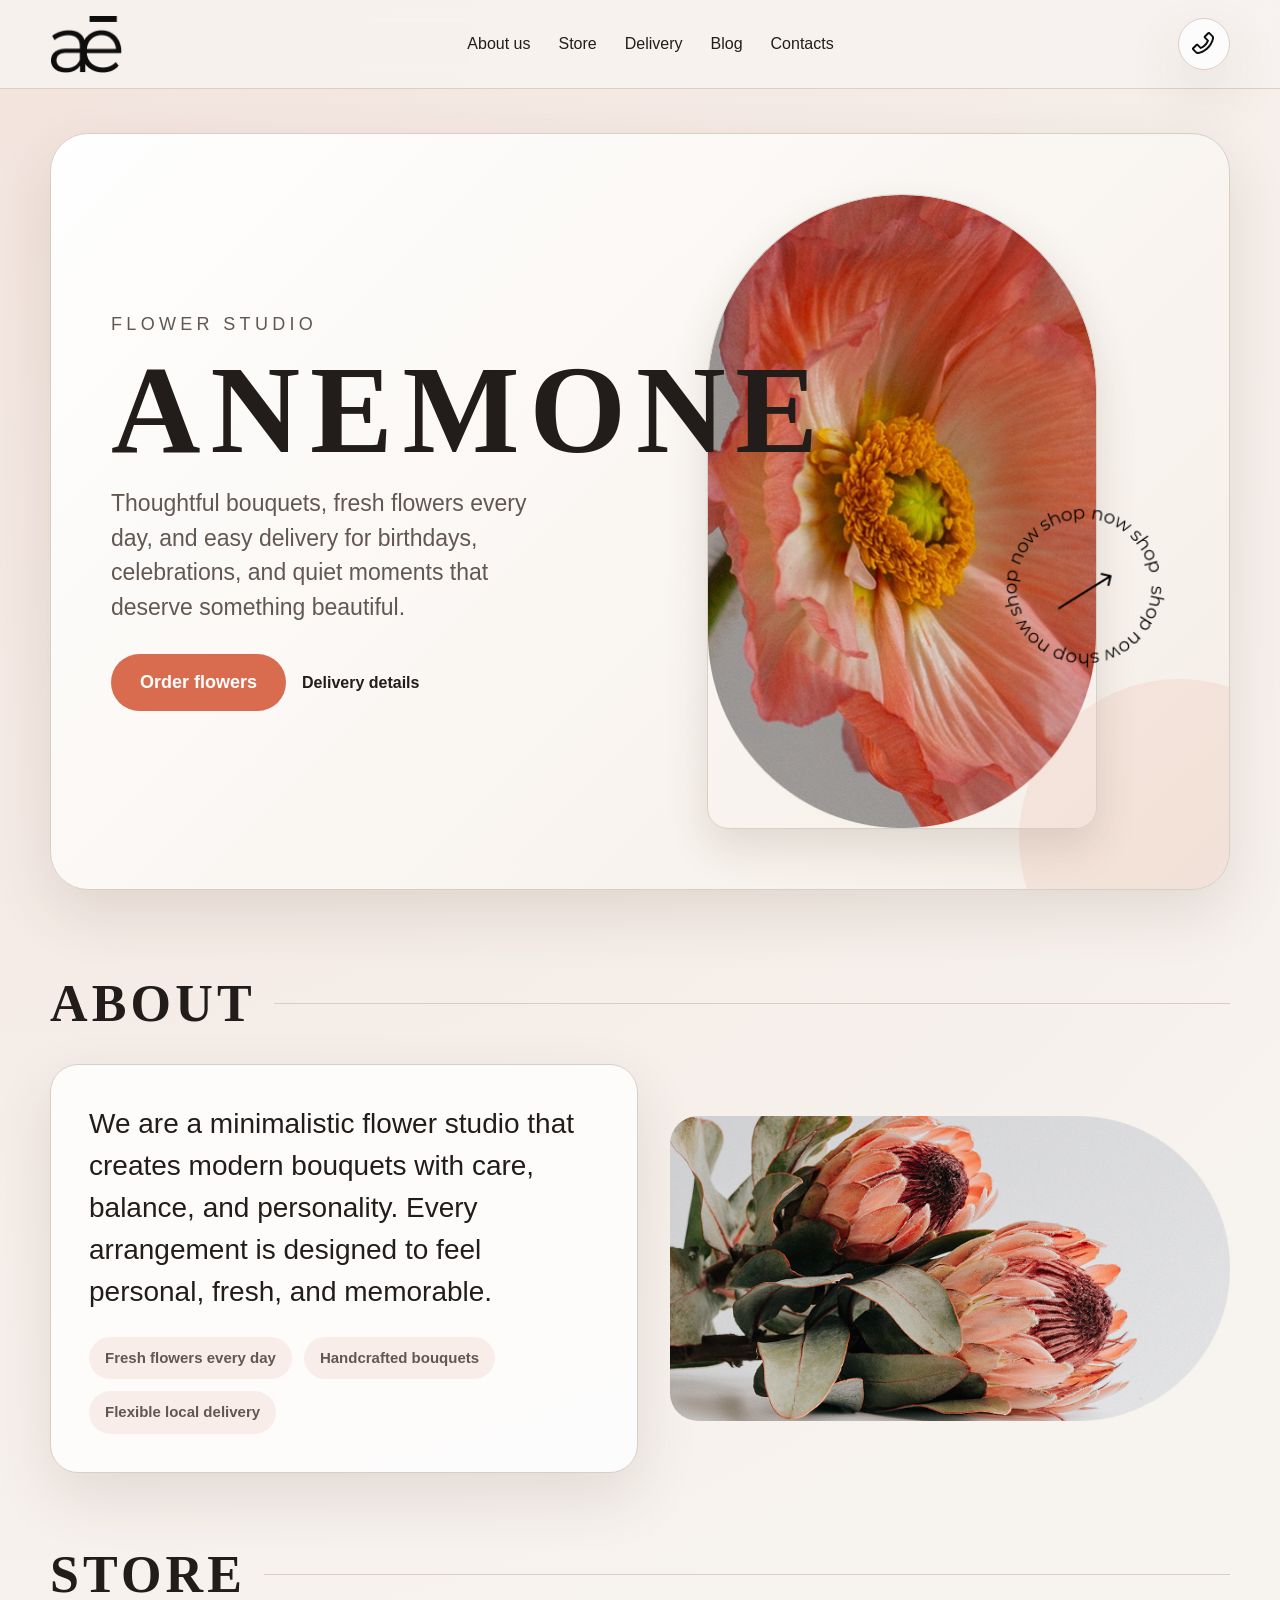
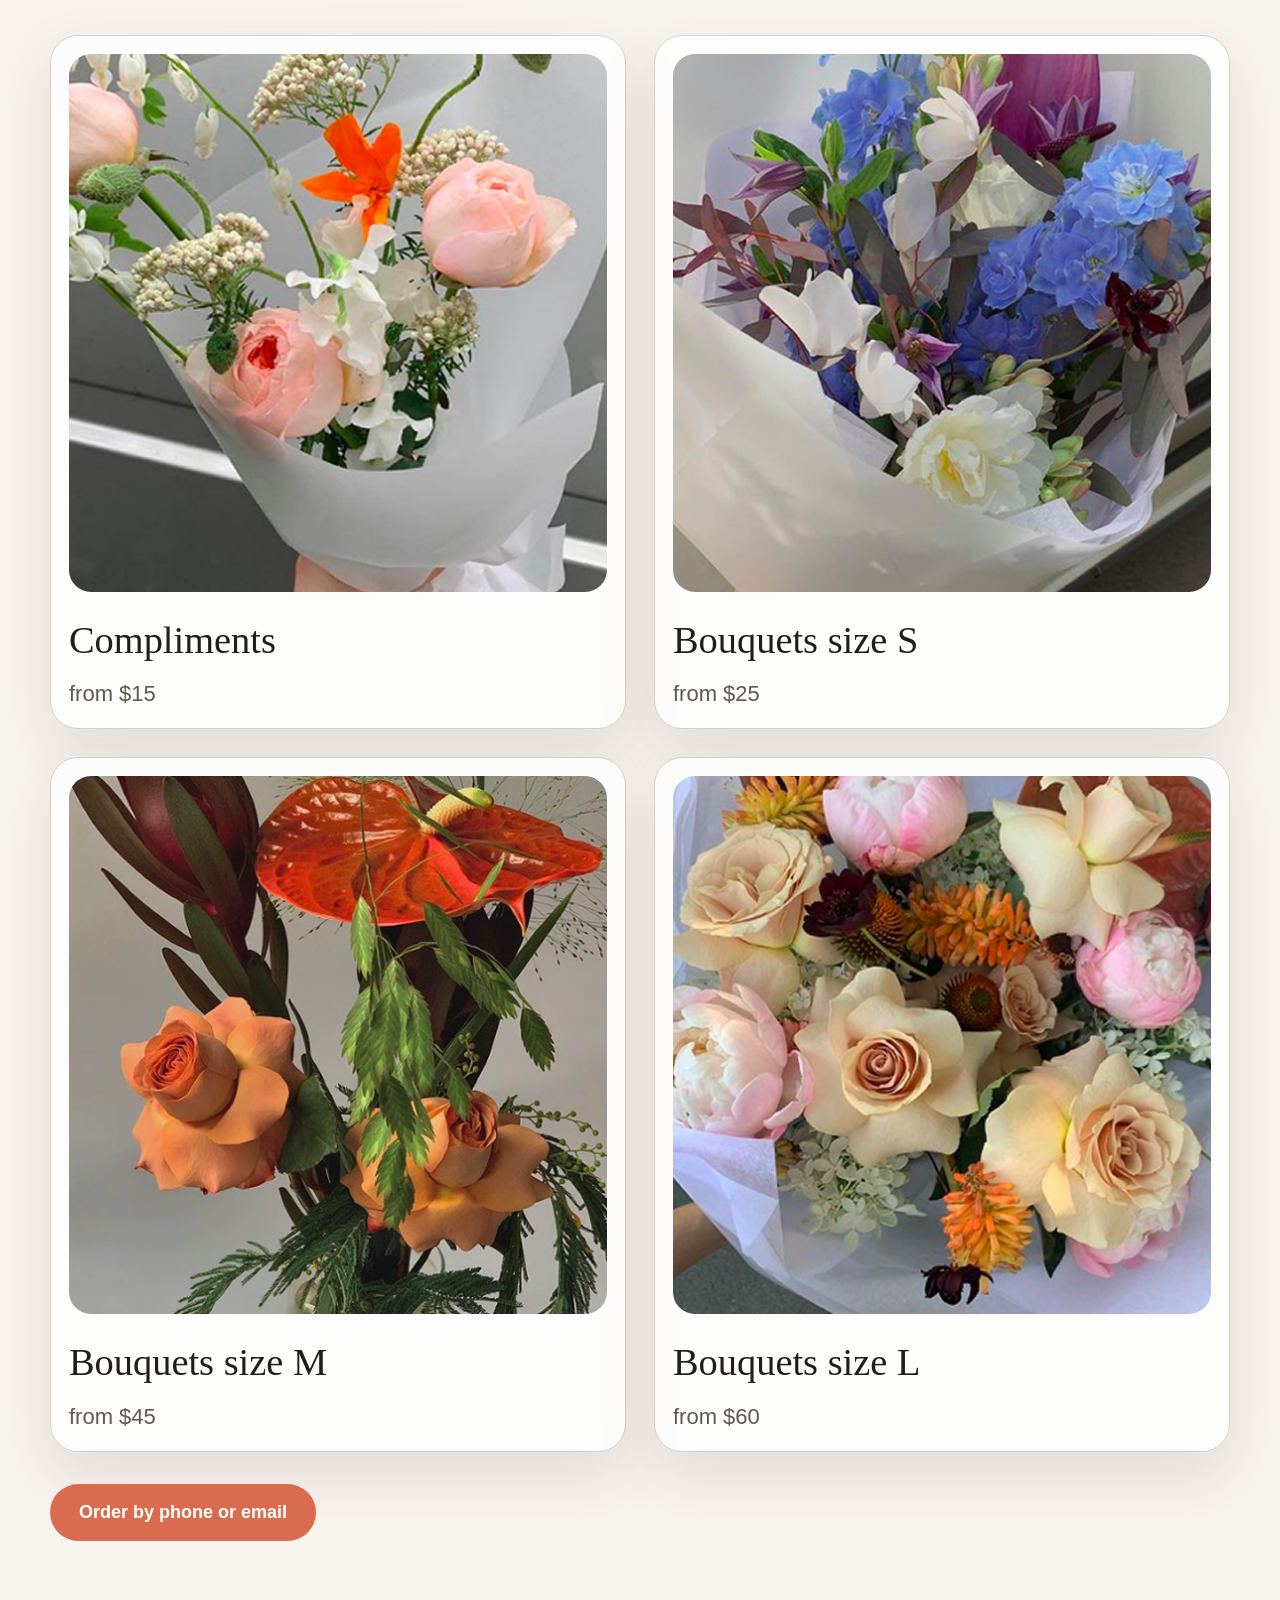
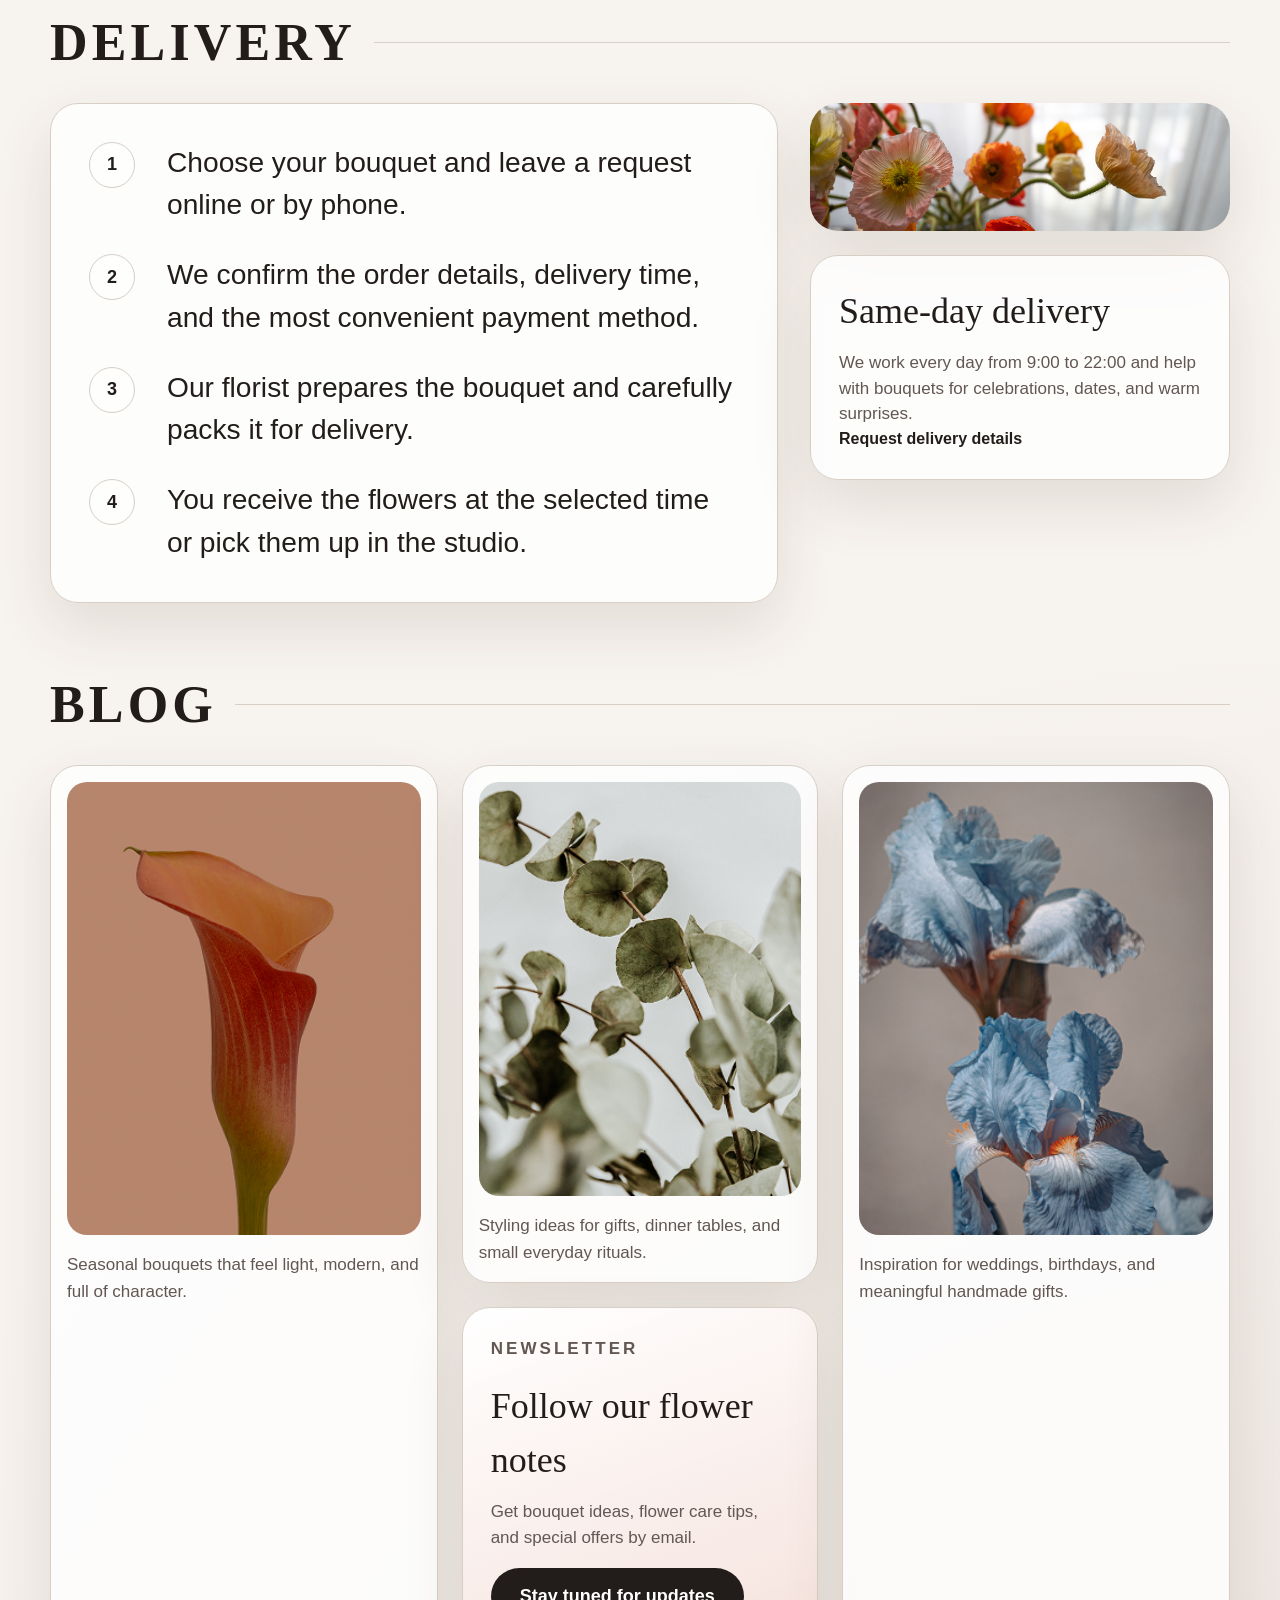
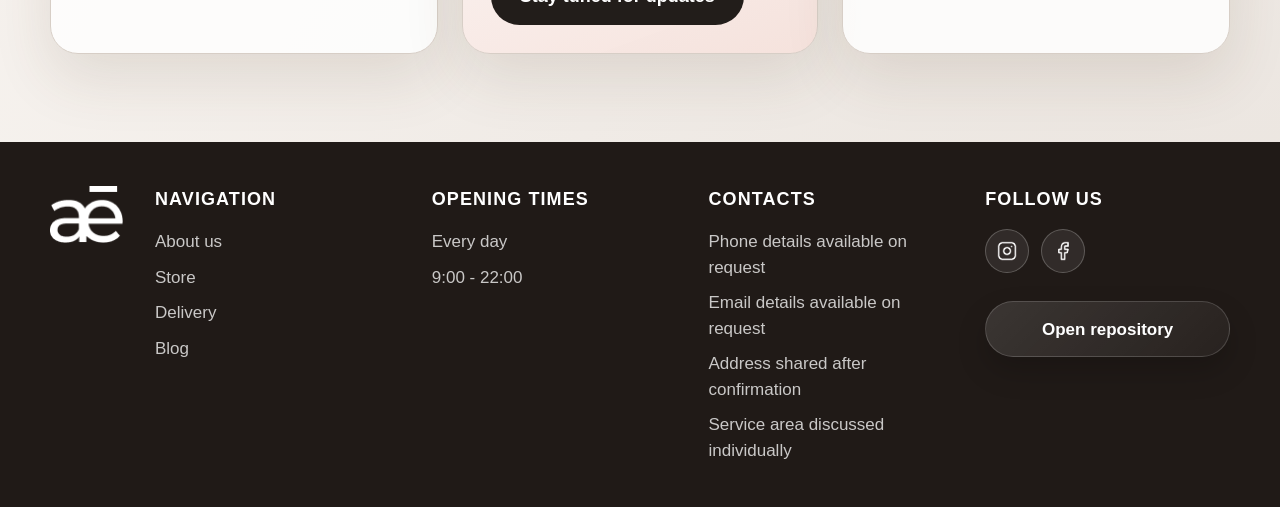
<file: index.html>
<!DOCTYPE html>
<html lang="en">
<head>
    <meta charset="UTF-8">
    <meta name="viewport" content="width=device-width, initial-scale=1.0">
    <title>Anemone Flower Studio</title>
    <meta name="description" content="Anemone is a modern flower studio with handcrafted bouquets, same-day delivery, and floral gifts for every occasion.">
    <meta name="robots" content="index, follow">
    <meta name="theme-color" content="#f7f3ef">
    <meta property="og:title" content="Anemone Flower Studio">
    <meta property="og:description" content="Minimalistic bouquets, same-day delivery, and floral design made with care.">
    <meta property="og:type" content="website">
    <link rel="icon" type="image/png" href="img/logo.png">
    <link rel="stylesheet" href="style.css">
</head>
<body>
<a class="skip-link" href="#main-content">Skip to content</a>

<header class="header" id="top">
    <div class="container header-container">
        <a href="index.html" class="logo" aria-label="Anemone home page">
            <img src="img/logo.png" alt="Anemone logo">
        </a>

        <nav class="nav" aria-label="Primary navigation">
            <a href="#about">About us</a>
            <a href="#store">Store</a>
            <a href="#delivery">Delivery</a>
            <a href="#blog">Blog</a>
            <a href="#contacts">Contacts</a>
        </nav>

        <a href="#contacts" class="phone-link" aria-label="Open contact section">
            <img src="img/tel.png" alt="">
        </a>
    </div>
</header>

<main id="main-content">
    <section class="hero">
        <div class="container hero-container">
            <div class="hero-copy">
                <p class="hero-kicker">Flower studio</p>
                <h1 class="hero-title">ANEMONE</h1>
                <p class="hero-description">
                    Thoughtful bouquets, fresh flowers every day, and easy delivery for birthdays,
                    celebrations, and quiet moments that deserve something beautiful.
                </p>

                <div class="hero-actions">
                    <a class="btn" href="#store">Order flowers</a>
                    <a class="text-link" href="#delivery">Delivery details</a>
                </div>
            </div>

            <div class="hero-media">
                <img src="img/image_home%20page.png" alt="Seasonal bouquet by Anemone" class="hero-image">
                <a href="#store" class="hero-circle-link" aria-label="Open store section">
                    <img src="img/btn.png" alt="" class="hero-btn-circle">
                </a>
            </div>
        </div>
    </section>

    <section id="about" class="section">
        <div class="container">
            <h2 class="section-title">About</h2>

            <div class="about-content">
                <div class="about-card">
                    <p class="about-text">
                        We are a minimalistic flower studio that creates modern bouquets with care,
                        balance, and personality. Every arrangement is designed to feel personal,
                        fresh, and memorable.
                    </p>

                    <div class="about-details">
                        <span>Fresh flowers every day</span>
                        <span>Handcrafted bouquets</span>
                        <span>Flexible local delivery</span>
                    </div>
                </div>

                <img src="img/image_about.png" alt="Florist creating a bouquet" class="about-image" loading="lazy">
            </div>
        </div>
    </section>

    <section id="store" class="section">
        <div class="container">
            <h2 class="section-title">Store</h2>

            <ul class="store-list">
                <li>
                    <article class="store-item">
                        <img src="img/bouquet1.png" alt="Compliments bouquet" loading="lazy">
                        <h3>Compliments</h3>
                        <p>from $15</p>
                    </article>
                </li>

                <li>
                    <article class="store-item">
                        <img src="img/bouquet2.png" alt="Bouquet size S" loading="lazy">
                        <h3>Bouquets size S</h3>
                        <p>from $25</p>
                    </article>
                </li>

                <li>
                    <article class="store-item">
                        <img src="img/bouquet3.png" alt="Bouquet size M" loading="lazy">
                        <h3>Bouquets size M</h3>
                        <p>from $45</p>
                    </article>
                </li>

                <li>
                    <article class="store-item">
                        <img src="img/bouquet4.png" alt="Bouquet size L" loading="lazy">
                        <h3>Bouquets size L</h3>
                        <p>from $60</p>
                    </article>
                </li>
            </ul>

            <div class="section-actions">
                <a class="btn" href="#contacts">Order by phone or email</a>
            </div>
        </div>
    </section>

    <section id="delivery" class="section">
        <div class="container">
            <h2 class="section-title">Delivery</h2>

            <div class="delivery-content">
                <div class="delivery-panel">
                    <ol class="delivery-list">
                        <li>Choose your bouquet and leave a request online or by phone.</li>
                        <li>We confirm the order details, delivery time, and the most convenient payment method.</li>
                        <li>Our florist prepares the bouquet and carefully packs it for delivery.</li>
                        <li>You receive the flowers at the selected time or pick them up in the studio.</li>
                    </ol>
                </div>

                <div class="delivery-aside">
                    <img src="img/image%20delivery.png" alt="Bouquet ready for delivery" class="delivery-img" loading="lazy">

                    <div class="delivery-card">
                        <h3>Same-day delivery</h3>
                        <p>We work every day from 9:00 to 22:00 and help with bouquets for celebrations, dates, and warm surprises.</p>
                        <a class="text-link" href="#contacts">Request delivery details</a>
                    </div>
                </div>
            </div>
        </div>
    </section>

    <section id="blog" class="section">
        <div class="container">
            <h2 class="section-title">Blog</h2>

            <div class="blog-layout">
                <figure class="blog-tile">
                    <img src="img/flowers%20image1.png" alt="Soft pink flowers" loading="lazy">
                    <figcaption>Seasonal bouquets that feel light, modern, and full of character.</figcaption>
                </figure>

                <div class="blog-stack">
                    <figure class="blog-tile">
                        <img src="img/flowers%20image2.png" alt="Bright flower arrangement" loading="lazy">
                        <figcaption>Styling ideas for gifts, dinner tables, and small everyday rituals.</figcaption>
                    </figure>

                    <div class="newsletter-card">
                        <p class="newsletter-label">Newsletter</p>
                        <h3>Follow our flower notes</h3>
                        <p>Get bouquet ideas, flower care tips, and special offers by email.</p>
                        <a class="btn btn-secondary" href="#contacts">Stay tuned for updates</a>
                    </div>
                </div>

                <figure class="blog-tile">
                    <img src="img/flowers%20image3.png" alt="Bouquet in soft neutral tones" loading="lazy">
                    <figcaption>Inspiration for weddings, birthdays, and meaningful handmade gifts.</figcaption>
                </figure>
            </div>
        </div>
    </section>
</main>

<footer class="footer" id="contacts">
    <div class="container footer-container">
        <a href="#top" class="footer-logo" aria-label="Back to top">
            <img src="img/Logo%20(1).png" alt="Anemone logo">
        </a>

        <div class="footer-column">
            <h3>Navigation</h3>
            <a href="#about">About us</a>
            <a href="#store">Store</a>
            <a href="#delivery">Delivery</a>
            <a href="#blog">Blog</a>
        </div>

        <div class="footer-column">
            <h3>Opening times</h3>
            <p>Every day</p>
            <p>9:00 - 22:00</p>
        </div>

        <div class="footer-column">
            <h3>Contacts</h3>
            <p>Phone details available on request</p>
            <p>Email details available on request</p>
            <p>Address shared after confirmation</p>
            <p>Service area discussed individually</p>
        </div>

        <div class="footer-column footer-actions">
            <h3>Follow us</h3>
            <div class="socials" aria-label="Social media links">
                <a class="social-link" href="https://www.instagram.com/" target="_blank" rel="noopener noreferrer" aria-label="Instagram">
                    <img src="img/instagram.png" alt="">
                </a>
                <a class="social-link" href="https://www.facebook.com/" target="_blank" rel="noopener noreferrer" aria-label="Facebook">
                    <img src="img/facebook.png" alt="">
                </a>
            </div>
            <a class="btn footer-repo-btn" href="https://github.com/DavydGromosiak/goiteens-lesson-05-html-homework" target="_blank" rel="noopener noreferrer">
                Open repository
            </a>
        </div>
    </div>
</footer>

</body>
</html>
</file>
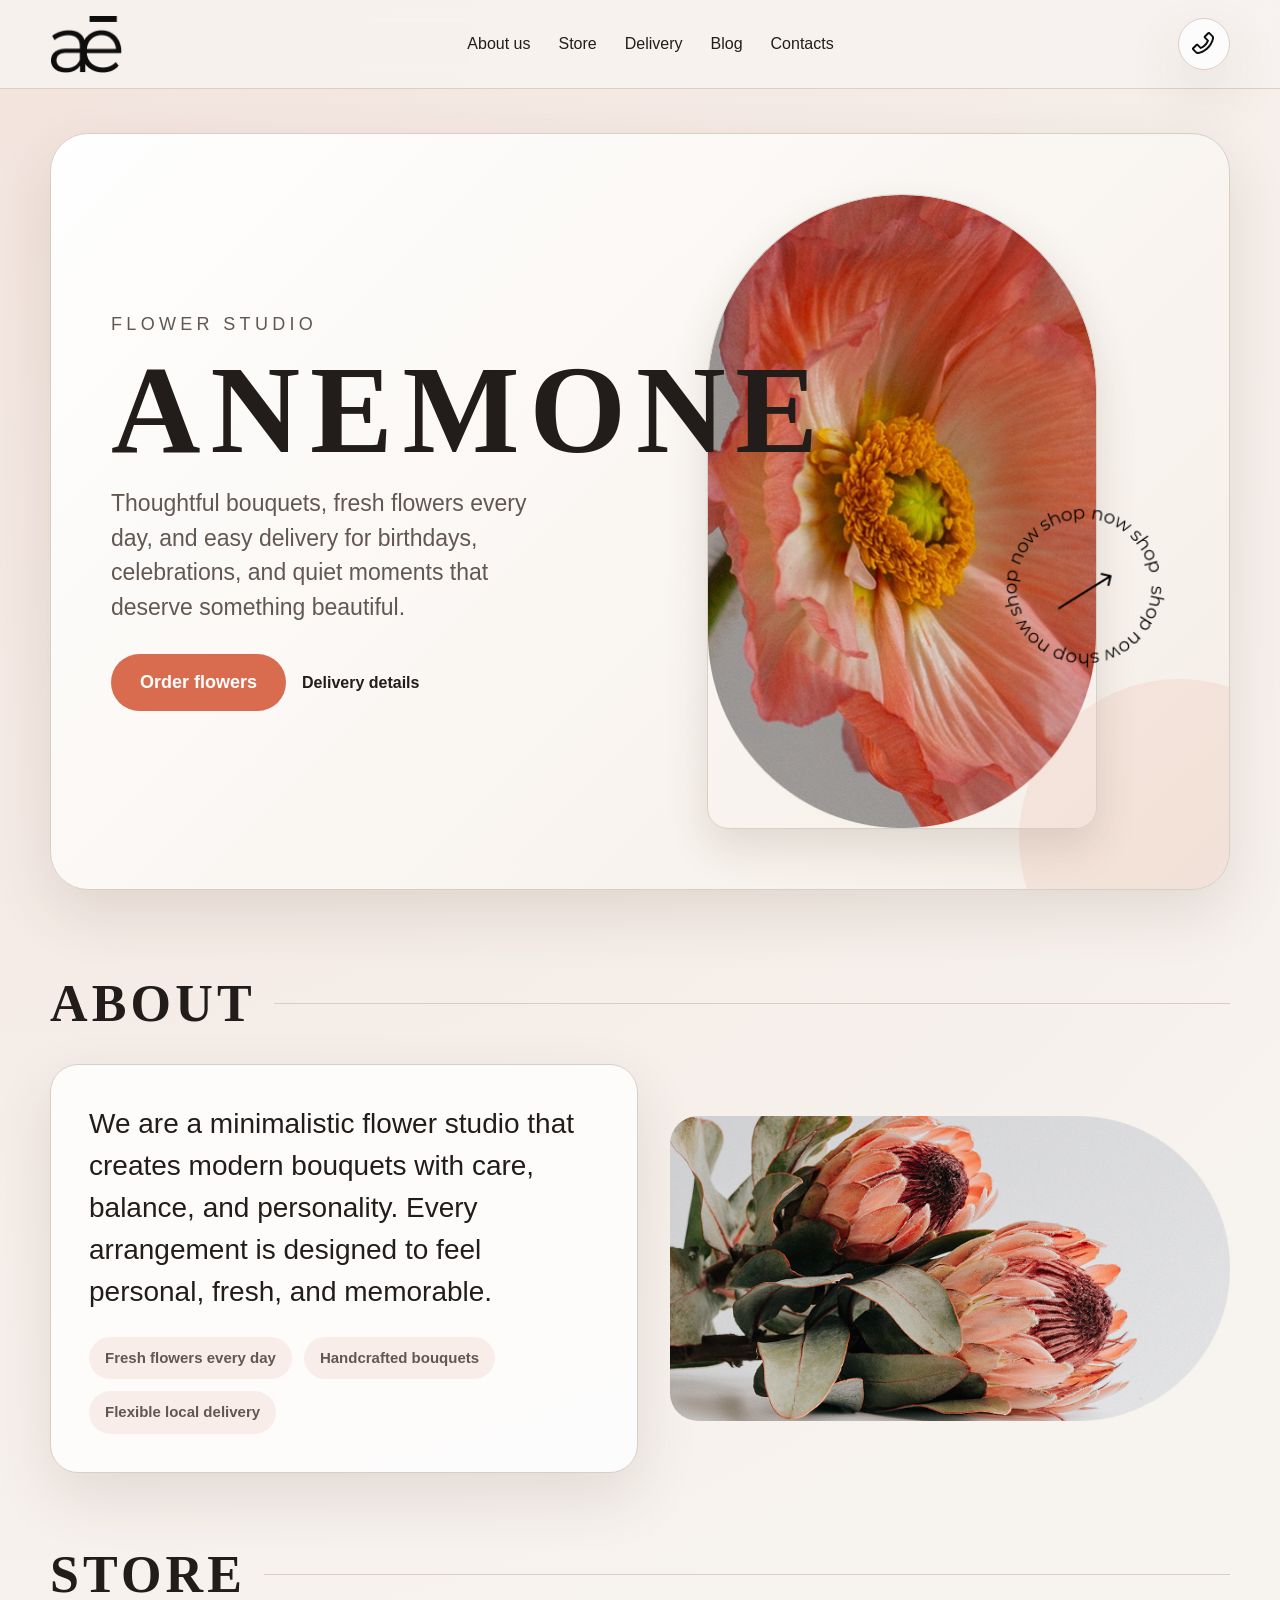
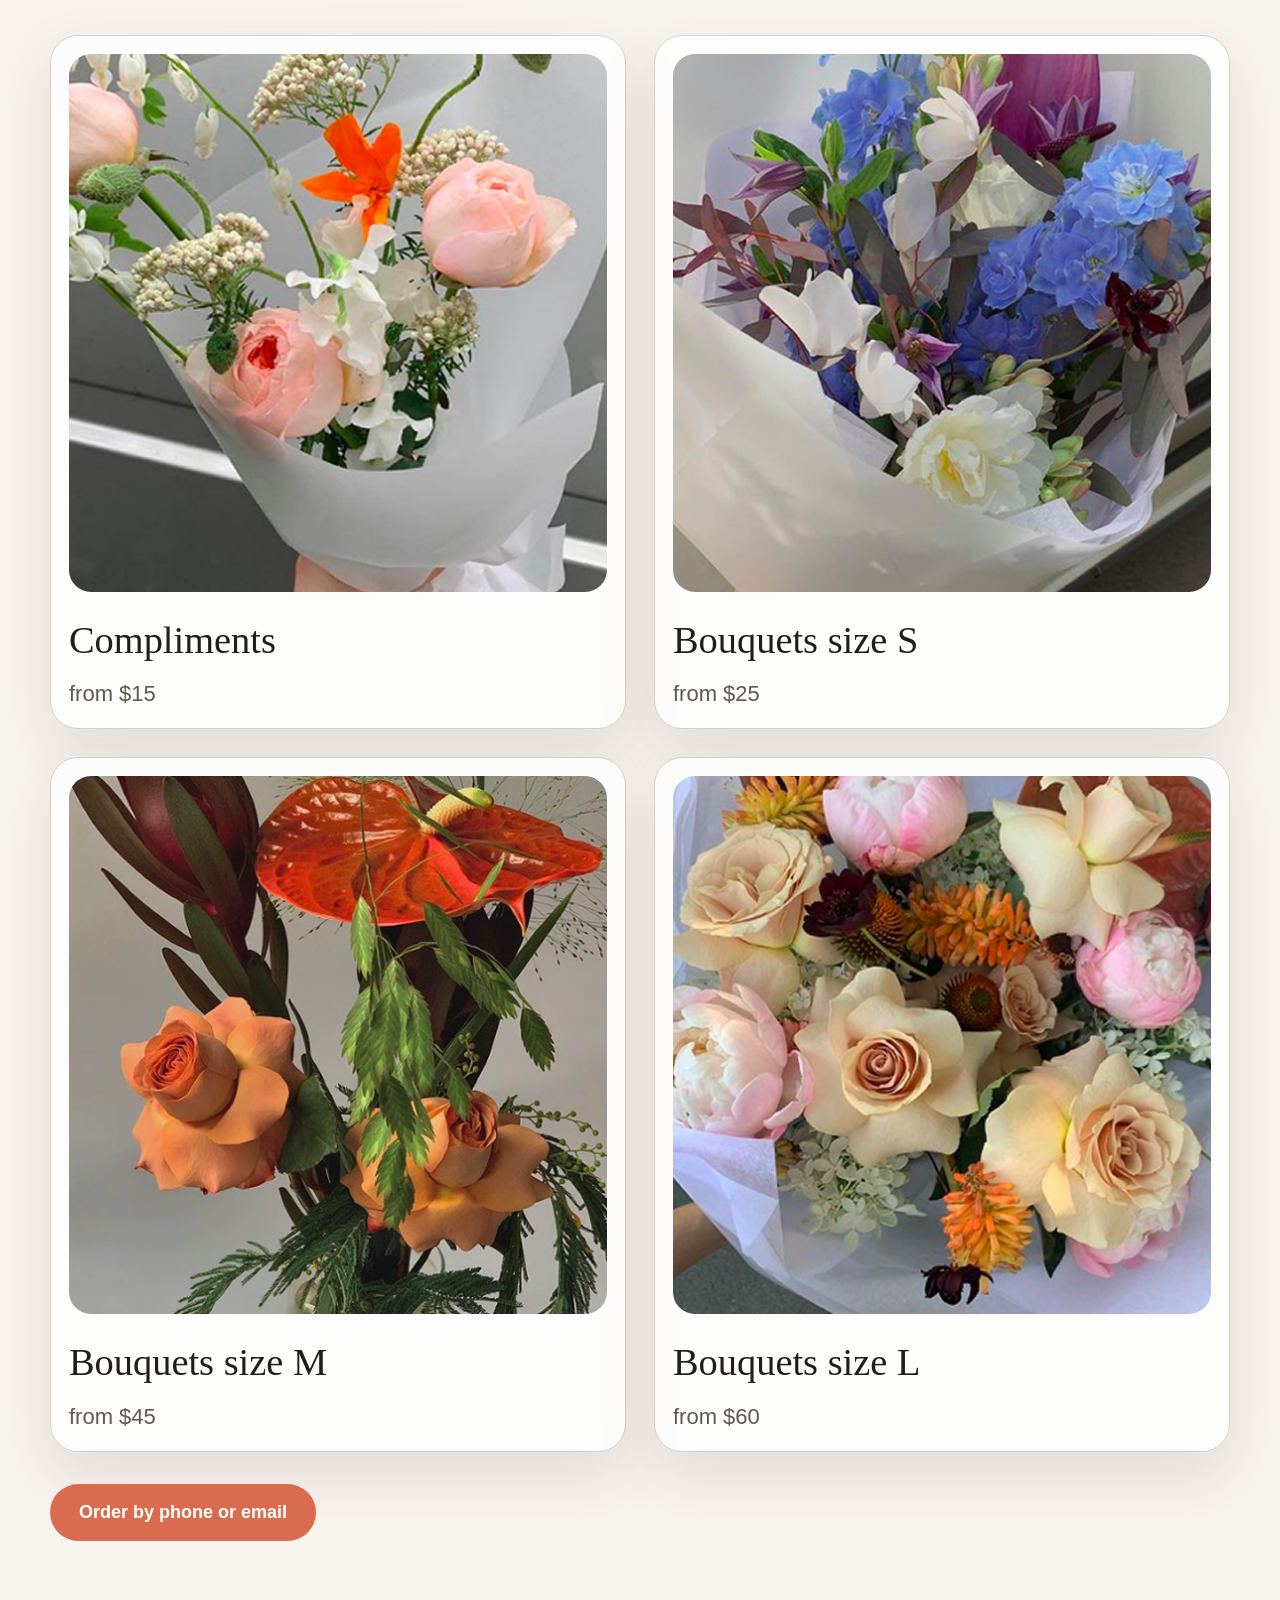
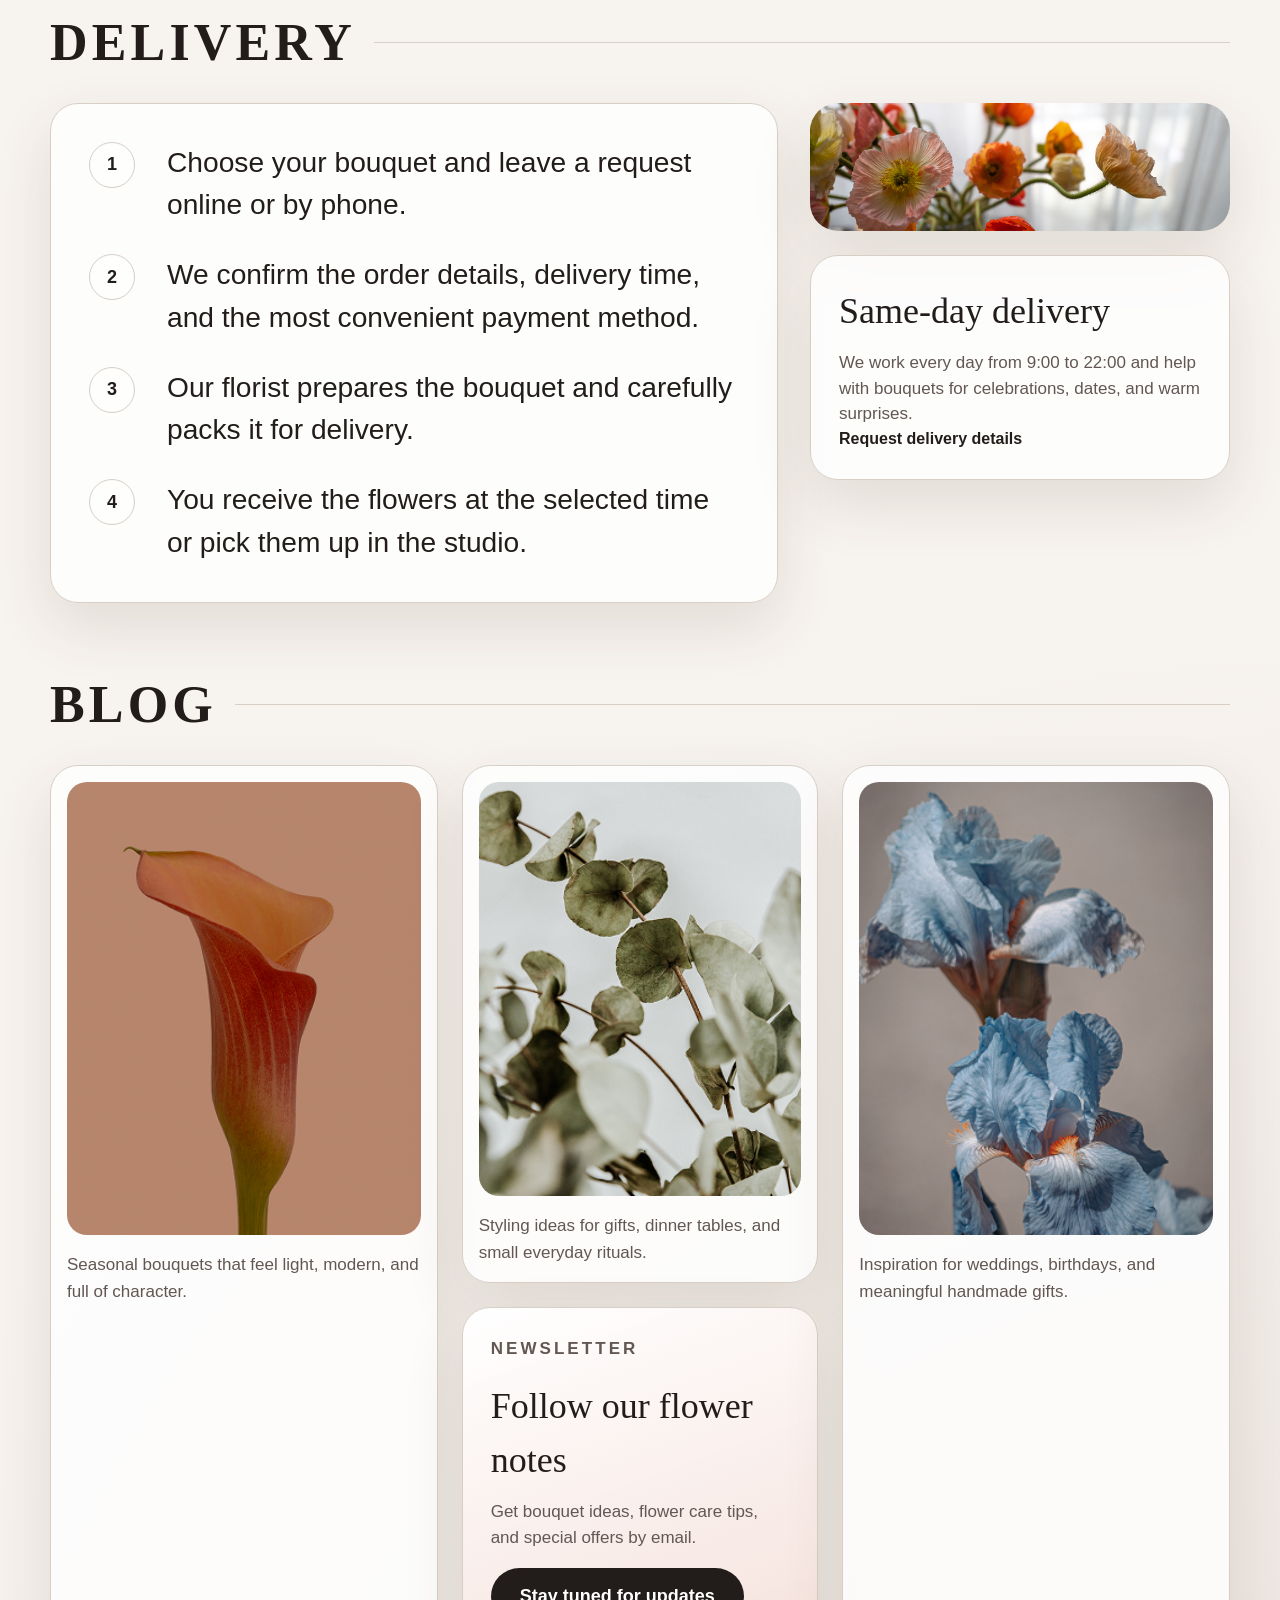
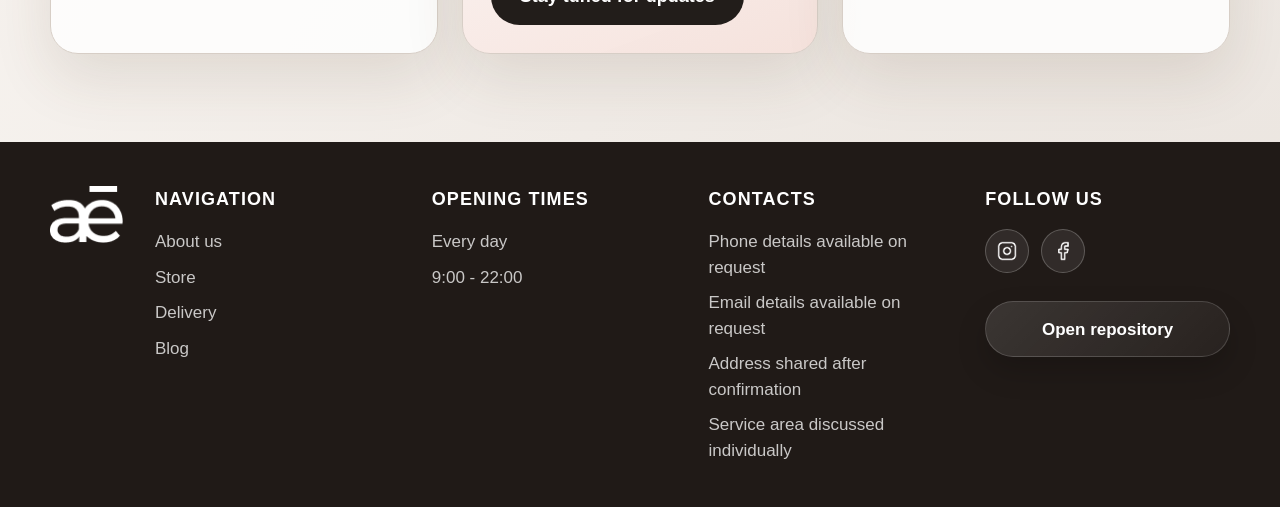
<file: Anemone.html>
<!DOCTYPE html>
<html lang="en">
<head>
    <meta charset="UTF-8">
    <meta http-equiv="refresh" content="0; url=index.html">
    <meta name="viewport" content="width=device-width, initial-scale=1.0">
    <title>Anemone</title>
    <link rel="canonical" href="index.html">
</head>
<body>
    <p>If the redirect did not start automatically, open <a href="index.html">the main page</a>.</p>
</body>
</html>
</file>
<file: style.css>
:root {
    --bg: #f7f3ef;
    --surface: rgba(255, 255, 255, 0.82);
    --text: #221d1a;
    --muted: #625752;
    --line: #d7cec6;
    --accent: #d96c4e;
    --accent-dark: #b6553a;
    --shadow: 0 24px 60px rgba(79, 54, 36, 0.12);
}

*,
*::before,
*::after {
    box-sizing: border-box;
}

html {
    scroll-behavior: smooth;
}

body {
    margin: 0;
    font-family: "Trebuchet MS", "Segoe UI", sans-serif;
    color: var(--text);
    background:
        radial-gradient(circle at top left, rgba(229, 182, 168, 0.26), transparent 32%),
        radial-gradient(circle at bottom right, rgba(215, 206, 198, 0.45), transparent 28%),
        var(--bg);
    line-height: 1.5;
}

img {
    display: block;
    max-width: 100%;
    height: auto;
}

a {
    color: inherit;
    text-decoration: none;
}

ul,
ol {
    margin: 0;
    padding: 0;
}

ul {
    list-style: none;
}

h1,
h2,
h3,
p,
figure {
    margin: 0;
}

button,
input,
textarea {
    font: inherit;
}

.container {
    width: min(100% - 32px, 1180px);
    margin: 0 auto;
}

.skip-link {
    position: absolute;
    left: 16px;
    top: -48px;
    z-index: 20;
    padding: 12px 18px;
    border-radius: 999px;
    background-color: var(--accent);
    color: #fff;
    transition: top 0.2s ease;
}

.skip-link:focus {
    top: 16px;
}

.header {
    position: sticky;
    top: 0;
    z-index: 10;
    border-bottom: 1px solid rgba(215, 206, 198, 0.95);
    background-color: rgba(247, 243, 239, 0.88);
    backdrop-filter: blur(14px);
}

.header-container {
    display: grid;
    grid-template-columns: auto 1fr auto;
    align-items: center;
    gap: 28px;
    min-height: 88px;
}

.logo img,
.footer-logo img {
    width: 73px;
    height: 57px;
    object-fit: contain;
}

.nav {
    display: flex;
    flex-wrap: wrap;
    justify-content: center;
    gap: 12px 28px;
}

.nav a,
.footer-column a {
    position: relative;
}

.nav a::after,
.footer-column a::after,
.text-link::after {
    content: "";
    position: absolute;
    left: 0;
    bottom: -4px;
    width: 100%;
    height: 1px;
    background-color: currentColor;
    transform: scaleX(0);
    transform-origin: left;
    transition: transform 0.2s ease;
}

.nav a:hover::after,
.nav a:focus-visible::after,
.footer-column a:hover::after,
.footer-column a:focus-visible::after,
.text-link:hover::after,
.text-link:focus-visible::after {
    transform: scaleX(1);
}

.phone-link {
    display: grid;
    place-items: center;
    width: 52px;
    height: 52px;
    border: 1px solid var(--line);
    border-radius: 50%;
    background-color: rgba(255, 255, 255, 0.75);
    box-shadow: var(--shadow);
    transition: transform 0.2s ease, border-color 0.2s ease;
}

.phone-link:hover,
.phone-link:focus-visible,
.hero-circle-link:hover,
.hero-circle-link:focus-visible {
    transform: translateY(-2px);
}

.phone-link img {
    width: 28px;
    height: 28px;
}

.section {
    padding-top: 76px;
}

.section-title {
    display: flex;
    align-items: center;
    gap: 18px;
    margin-bottom: 34px;
    font-family: Georgia, "Times New Roman", serif;
    font-size: clamp(34px, 4.8vw, 52px);
    line-height: 1;
    letter-spacing: 0.08em;
    text-transform: uppercase;
}

.section-title::after {
    content: "";
    flex: 1;
    height: 1px;
    background-color: var(--line);
}

.hero {
    padding: 44px 0 12px;
}

.hero-container {
    position: relative;
    display: grid;
    grid-template-columns: minmax(0, 1fr) minmax(320px, 470px);
    align-items: center;
    gap: 48px;
    padding: clamp(28px, 5vw, 60px);
    border: 1px solid var(--line);
    border-radius: 38px;
    background:
        linear-gradient(135deg, rgba(255, 255, 255, 0.92), rgba(244, 236, 228, 0.88)),
        var(--surface);
    box-shadow: var(--shadow);
    overflow: hidden;
}

.hero-container::after {
    content: "";
    position: absolute;
    right: -110px;
    bottom: -110px;
    width: 320px;
    height: 320px;
    border-radius: 50%;
    background-color: rgba(217, 108, 78, 0.1);
}

.hero-copy {
    position: relative;
    z-index: 2;
}

.hero-kicker {
    margin-bottom: 16px;
    color: var(--muted);
    font-size: 18px;
    letter-spacing: 0.24em;
    text-transform: uppercase;
}

.hero-title {
    margin-bottom: 18px;
    font-family: Georgia, "Times New Roman", serif;
    font-size: clamp(56px, 10vw, 124px);
    line-height: 0.92;
    letter-spacing: 0.08em;
}

.hero-description {
    max-width: 34ch;
    margin-bottom: 30px;
    color: var(--muted);
    font-size: clamp(18px, 2vw, 23px);
}

.hero-actions,
.section-actions {
    display: flex;
    flex-wrap: wrap;
    gap: 16px;
}

.btn {
    display: inline-flex;
    align-items: center;
    justify-content: center;
    min-height: 56px;
    padding: 14px 28px;
    border: 1px solid transparent;
    border-radius: 999px;
    background-color: var(--accent);
    color: #fff;
    font-size: 18px;
    font-weight: 700;
    transition: background-color 0.2s ease, transform 0.2s ease, border-color 0.2s ease;
}

.btn:hover,
.btn:focus-visible {
    transform: translateY(-2px);
    background-color: var(--accent-dark);
}

.btn-secondary {
    background-color: #221d1a;
}

.btn-secondary:hover,
.btn-secondary:focus-visible {
    background-color: #000;
}

.text-link {
    display: inline-flex;
    align-items: center;
    color: var(--text);
    font-weight: 700;
}

.hero-media {
    position: relative;
    z-index: 1;
    padding-right: 72px;
}

.hero-image {
    width: min(100%, 390px);
    margin-left: auto;
    border: 1px solid var(--line);
    border-radius: 220px 220px 24px 24px;
    box-shadow: 0 18px 42px rgba(79, 54, 36, 0.14);
}

.hero-circle-link {
    position: absolute;
    top: 48%;
    right: 0;
    width: min(170px, 34vw);
    transition: transform 0.2s ease;
}

.hero-btn-circle {
    width: 100%;
}

.about-content,
.delivery-content,
.footer-container {
    display: grid;
    gap: 32px;
}

.about-content {
    grid-template-columns: minmax(0, 1fr) minmax(320px, 560px);
    align-items: center;
}

.about-card,
.store-item,
.delivery-panel,
.delivery-card,
.newsletter-card,
.blog-tile {
    border: 1px solid var(--line);
    border-radius: 28px;
    background-color: var(--surface);
    box-shadow: var(--shadow);
}

.about-card {
    padding: clamp(24px, 4vw, 38px);
}

.about-text {
    margin-bottom: 24px;
    font-size: clamp(20px, 2.2vw, 28px);
}

.about-details {
    display: flex;
    flex-wrap: wrap;
    gap: 12px;
}

.about-details span {
    padding: 10px 16px;
    border-radius: 999px;
    background-color: rgba(217, 108, 78, 0.1);
    color: var(--muted);
    font-size: 15px;
    font-weight: 700;
}

.about-image {
    width: 100%;
    border-radius: 28px;
}

.store-list {
    display: grid;
    grid-template-columns: repeat(2, minmax(0, 1fr));
    gap: 28px;
}

.store-item {
    padding: 18px;
}

.store-item img {
    width: 100%;
    aspect-ratio: 1 / 1;
    object-fit: cover;
    margin-bottom: 20px;
    border-radius: 22px;
}

.store-item h3 {
    margin-bottom: 8px;
    font-family: Georgia, "Times New Roman", serif;
    font-size: clamp(28px, 3vw, 40px);
    font-weight: 400;
}

.store-item p {
    color: var(--muted);
    font-size: 22px;
}

.section-actions {
    margin-top: 32px;
}

.delivery-content {
    grid-template-columns: minmax(0, 1.2fr) minmax(300px, 420px);
    align-items: start;
}

.delivery-panel {
    padding: clamp(24px, 4vw, 38px);
}

.delivery-list {
    counter-reset: item;
    list-style: none;
}

.delivery-list li {
    position: relative;
    min-height: 54px;
    padding-left: 78px;
    font-size: clamp(20px, 2.2vw, 30px);
}

.delivery-list li:not(:last-child) {
    margin-bottom: 28px;
}

.delivery-list li::before {
    counter-increment: item;
    content: counter(item);
    position: absolute;
    left: 0;
    top: 0;
    display: grid;
    place-items: center;
    width: 46px;
    height: 46px;
    border: 1px solid var(--line);
    border-radius: 50%;
    background-color: rgba(255, 255, 255, 0.6);
    font-size: 18px;
    font-weight: 700;
}

.delivery-aside {
    display: grid;
    gap: 24px;
}

.delivery-img {
    width: 100%;
    min-height: 100%;
    object-fit: cover;
    border-radius: 28px;
    box-shadow: var(--shadow);
}

.delivery-card {
    padding: 28px;
}

.delivery-card h3,
.newsletter-card h3 {
    margin-bottom: 12px;
    font-family: Georgia, "Times New Roman", serif;
    font-size: clamp(28px, 3vw, 36px);
    font-weight: 400;
}

.delivery-card p,
.newsletter-card p,
.blog-tile figcaption,
.footer-column p,
.footer-column a {
    color: var(--muted);
    font-size: 17px;
}

.blog-layout {
    display: grid;
    grid-template-columns: minmax(0, 1fr) minmax(280px, 0.92fr) minmax(0, 1fr);
    gap: 24px;
}

.blog-stack {
    display: grid;
    gap: 24px;
}

.blog-tile {
    padding: 16px;
}

.blog-tile img {
    width: 100%;
    aspect-ratio: 0.78;
    object-fit: cover;
    border-radius: 20px;
    margin-bottom: 16px;
}

.blog-tile figcaption {
    line-height: 1.6;
}

.newsletter-card {
    padding: 28px;
    background:
        linear-gradient(160deg, rgba(255, 255, 255, 0.95), rgba(245, 225, 219, 0.96)),
        var(--surface);
}

.newsletter-label {
    margin-bottom: 10px;
    color: var(--accent-dark);
    font-size: 14px;
    font-weight: 700;
    letter-spacing: 0.18em;
    text-transform: uppercase;
}

.newsletter-card p {
    margin-bottom: 18px;
}

.footer {
    margin-top: 88px;
    padding: 44px 0;
    background-color: #201a17;
    color: #fff;
}

.footer-container {
    grid-template-columns: auto repeat(4, minmax(0, 1fr));
    align-items: start;
}

.footer-column {
    display: grid;
    gap: 10px;
}

.footer-column h3 {
    margin-bottom: 6px;
    font-size: 18px;
    letter-spacing: 0.06em;
    text-transform: uppercase;
}

.footer-actions {
    justify-items: start;
    align-content: start;
}

.socials {
    display: flex;
    flex-wrap: wrap;
    gap: 12px;
    margin-top: 0;
}

.social-link {
    display: inline-flex;
    align-items: center;
    justify-content: center;
    width: 44px;
    height: 44px;
    border: 1px solid rgba(255, 255, 255, 0.22);
    border-radius: 50%;
    background-color: rgba(255, 255, 255, 0.08);
    transition: transform 0.2s ease, background-color 0.2s ease, border-color 0.2s ease;
}

.social-link:hover,
.social-link:focus-visible {
    transform: translateY(-2px);
    background-color: rgba(255, 255, 255, 0.16);
    border-color: rgba(255, 255, 255, 0.42);
    box-shadow: 0 10px 22px rgba(0, 0, 0, 0.16);
}

.social-link[aria-label="Instagram"]:hover,
.social-link[aria-label="Instagram"]:focus-visible {
    background: linear-gradient(135deg, #f9ce34, #ee2a7b 58%, #6228d7);
    border-color: transparent;
}

.social-link[aria-label="Facebook"]:hover,
.social-link[aria-label="Facebook"]:focus-visible {
    background-color: #1877f2;
    border-color: #1877f2;
}

.social-link img {
    width: 20px;
    height: 20px;
    object-fit: contain;
    filter: brightness(0) invert(1);
}

.footer-column p,
.footer-column a {
    color: rgba(255, 255, 255, 0.76);
}

.footer-actions .footer-repo-btn {
    width: 100%;
    min-width: 220px;
    margin-top: 18px;
    padding-inline: 26px;
    border-color: rgba(255, 255, 255, 0.16);
    background:
        linear-gradient(135deg, rgba(255, 255, 255, 0.12), rgba(255, 255, 255, 0.04));
    color: #fff;
    box-shadow: 0 14px 30px rgba(0, 0, 0, 0.18);
}

.footer-actions .footer-repo-btn:hover,
.footer-actions .footer-repo-btn:focus-visible {
    background:
        linear-gradient(135deg, #e57d5d, #d96c4e 58%, #bc5136);
    border-color: rgba(255, 255, 255, 0.22);
    color: #fff;
    box-shadow: 0 16px 34px rgba(217, 108, 78, 0.34);
}

a:focus-visible,
button:focus-visible {
    outline: 2px solid var(--accent);
    outline-offset: 3px;
}

@media (max-width: 980px) {
    .header-container,
    .hero-container,
    .about-content,
    .delivery-content,
    .blog-layout,
    .footer-container {
        grid-template-columns: 1fr;
    }

    .header-container {
        gap: 18px;
        padding: 18px 0;
    }

    .hero-media {
        max-width: 480px;
        padding-right: 0;
        margin: 0 auto;
    }

    .hero-image {
        margin: 0 auto;
    }

    .hero-circle-link {
        right: 16px;
        top: auto;
        bottom: 16px;
        width: 148px;
    }

    .store-list {
        grid-template-columns: 1fr;
    }

    .blog-stack {
        grid-template-columns: 1fr;
    }

    .footer-container {
        gap: 26px;
    }

}

@media (max-width: 720px) {
    .container {
        width: min(100% - 24px, 1180px);
    }

    .nav {
        gap: 10px 18px;
    }

    .section {
        padding-top: 60px;
    }

    .hero {
        padding-top: 28px;
    }

    .hero-container {
        gap: 28px;
        border-radius: 28px;
    }

    .hero-description,
    .about-text,
    .delivery-list li {
        font-size: 18px;
    }

    .delivery-list li {
        padding-left: 62px;
    }

    .delivery-list li::before {
        width: 40px;
        height: 40px;
    }

}

@media (max-width: 560px) {
    .header {
        position: static;
    }

    .header-container {
        justify-items: center;
        text-align: center;
    }

    .hero-actions,
    .section-actions {
        flex-direction: column;
        align-items: stretch;
    }

    .btn,
    .text-link {
        justify-content: center;
    }

    .footer-actions .footer-repo-btn {
        width: 100%;
        min-width: 0;
    }

    .hero-media {
        width: 100%;
    }

    .hero-circle-link {
        position: static;
        display: inline-block;
        width: 140px;
        margin: 18px auto 0;
    }

    .store-item,
    .about-card,
    .delivery-panel,
    .delivery-card,
    .newsletter-card,
    .blog-tile {
        border-radius: 22px;
    }
}
</file>
